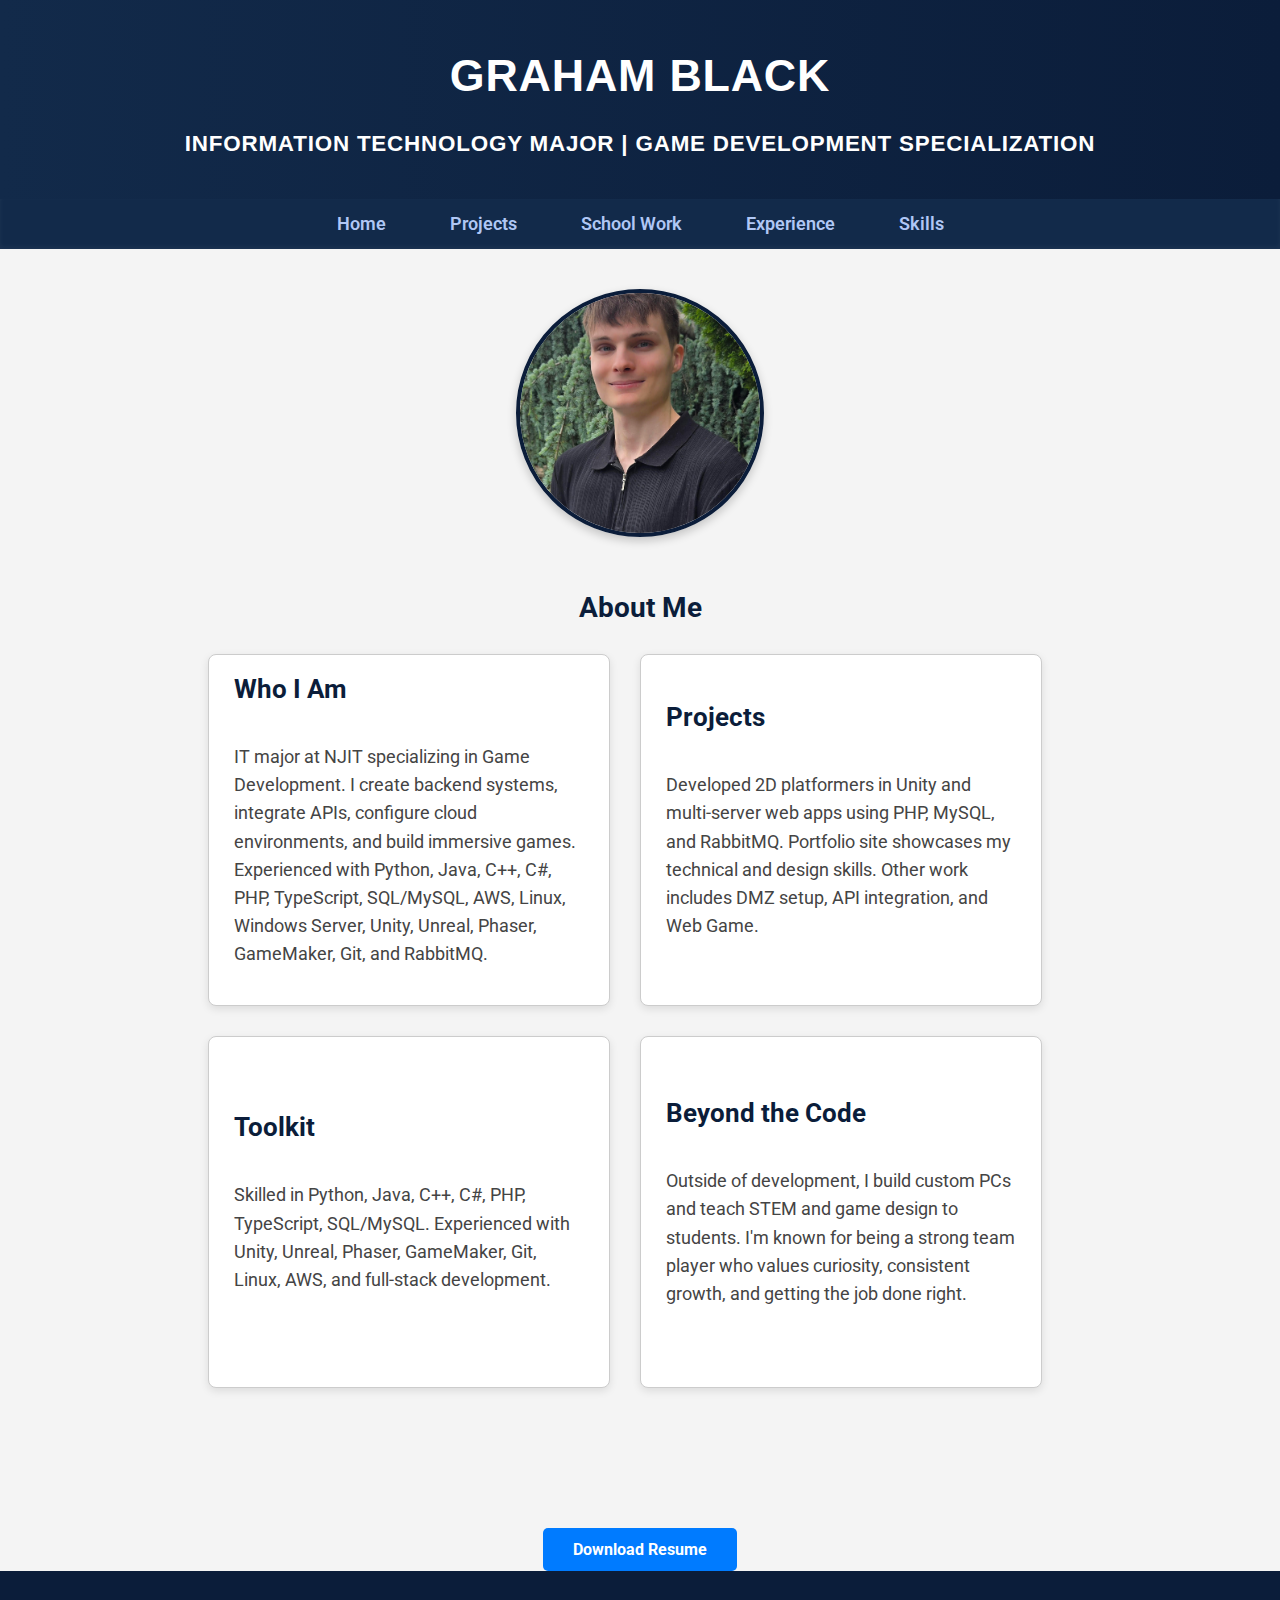
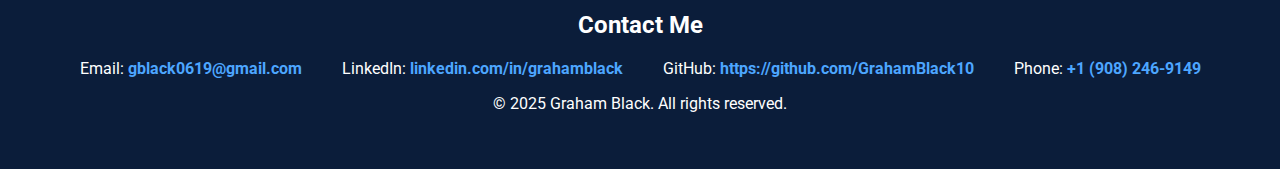
<file: index.html>
<!DOCTYPE html>
<html lang="en">

<head>
    <meta charset="UTF-8" />
    <link href="https://fonts.googleapis.com/css2?family=Roboto:wght@400;500;700&display=swap" rel="stylesheet">
    <meta name="viewport" content="width=device-width, initial-scale=1.0" />
    <title>Graham Black | Portfolio</title>
    <link rel="stylesheet" href="style.css" />
</head>

<body>

    <!-- ======= Header ======= -->
    <header>
        <h1>Graham Black</h1>
        <p>Information Technology Major | Game Development Specialization</p>
    </header>

    <!-- ======= Navigation ======= -->
    <nav>
        <a href="index.html">Home</a>
        <a href="projects.html">Projects</a>
        <a href="school.html">School Work</a>
        <a href="experience.html">Experience</a>
        <a href="skills.html">Skills</a>
    </nav>

    <div class="profile-section">
        <img class="profile-img" src="Profile Pic.jpg" alt="Profile Picture" />
    </div>


    <!-- About Me Section -->
    <section id="about">
        <h2 class="about-title">About Me</h2>
        <div class="about-boxes">

            <div class="about-boxes">
                <div class="about-box">
                    <h3>Who I Am</h3>
                    <p>IT major at NJIT specializing in Game Development. I create backend systems, integrate APIs,
                        configure cloud environments, and build immersive games. Experienced with Python, Java, C++, C#,
                        PHP,
                        TypeScript, SQL/MySQL, AWS, Linux, Windows Server, Unity, Unreal, Phaser, GameMaker, Git, and
                        RabbitMQ.
                    </p>
                </div>

                <div class="about-box">
                    <h3>Projects</h3>
                    <p>
                        Developed 2D platformers in Unity and multi-server web apps using PHP, MySQL, and RabbitMQ.
                        Portfolio site showcases my technical and design skills. Other work includes DMZ setup, API
                        integration, and Web Game.
                    </p>
                </div>

                <div class="about-box">
                    <h3>Toolkit</h3>
                    <p>
                        Skilled in Python, Java, C++, C#, PHP, TypeScript, SQL/MySQL. Experienced with Unity, Unreal,
                        Phaser, GameMaker, Git, Linux, AWS, and full-stack development.
                    </p>
                </div>

                <div class="about-box">
                    <h3>Beyond the Code</h3>
                    <p>
                        Outside of development, I build custom PCs and teach STEM and game design to students. I'm known
                        for being a strong team player who values curiosity, consistent growth, and getting the job done
                        right.
                    </p>
                </div>
            </div>
        </div>

    </section>


    <div class="button-container">
        <a href="Resume.pdf" class="btn" download>Download Resume</a>
    </div>

    </div>

    <!-- ======= Footer / Contact Section ======= -->
    <footer>
        <h2>Contact Me</h2>
        <div class="contact-links">
            <p>Email: <a href="mailto:gblack0619@gmail.com">gblack0619@gmail.com</a></p>
            <p>LinkedIn: <a href="https://www.linkedin.com/in/graham-black1/"
                    target="_blank">linkedin.com/in/grahamblack</a></p>
            <p>GitHub: <a href="https://github.com/GrahamBlack10" target="_blank">https://github.com/GrahamBlack10</a>
            </p>
            <p>Phone: <a href="tel:+9082469149">+1 (908) 246-9149</a></p>
        </div>
        <p>© 2025 Graham Black. All rights reserved.</p>
    </footer>

</body>

</html>
</file>
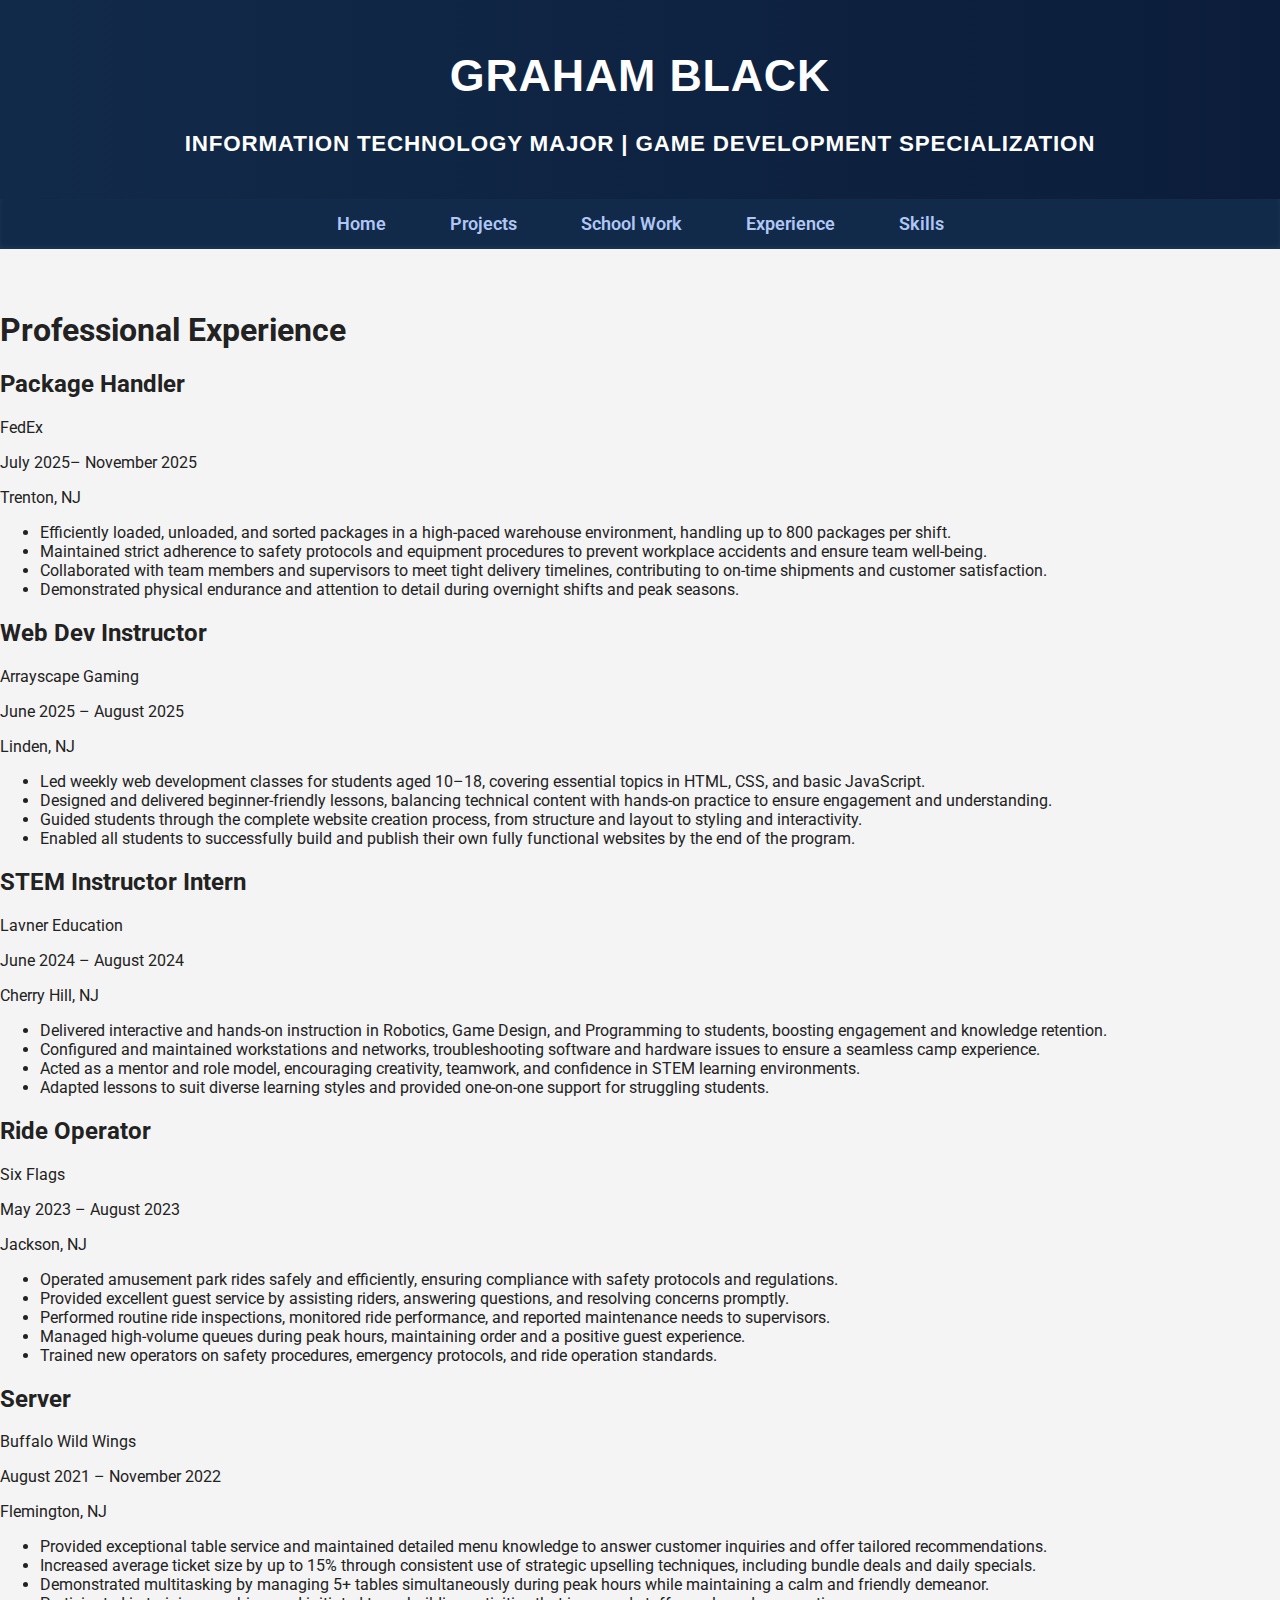
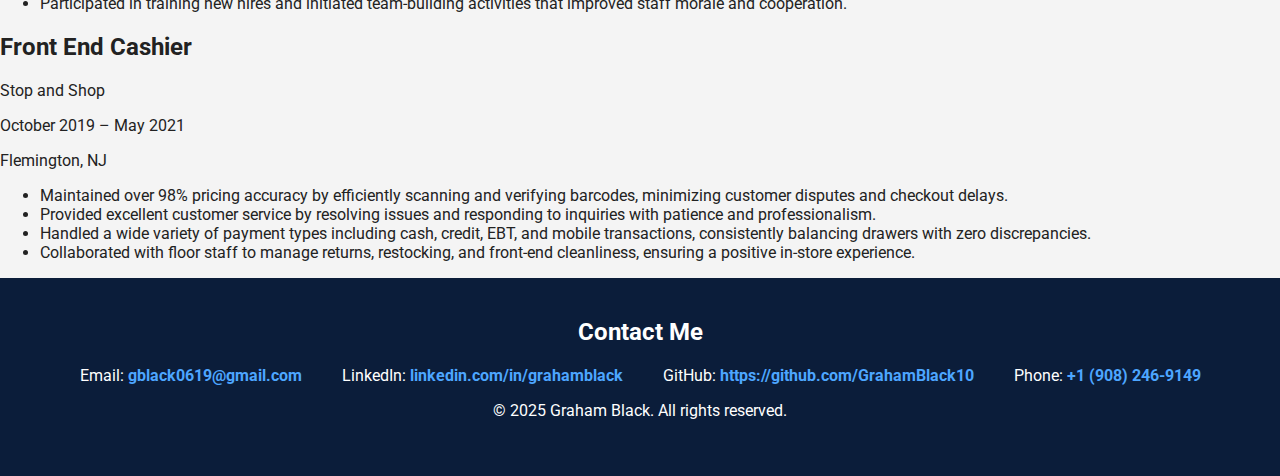
<file: experience.html>
<!DOCTYPE html>
<html lang="en">

<head>
    <meta charset="UTF-8" />
    <link href="https://fonts.googleapis.com/css2?family=Roboto:wght@400;500;700&display=swap" rel="stylesheet">
    <meta name="viewport" content="width=device-width, initial-scale=1.0" />
    <title>Graham Black | Portfolio</title>
    <link rel="stylesheet" href="style.css" />
</head>

<body>

    <!-- ======= Header ======= -->
    <header>
        <h1>Graham Black</h1>
        <p>Information Technology Major | Game Development Specialization</p>
    </header>

    <!-- ======= Navigation ======= -->
    <nav>
        <a href="index.html">Home</a>
        <a href="projects.html">Projects</a>
        <a href="school.html">School Work</a>
        <a href="experience.html">Experience</a>
        <a href="skills.html">Skills</a>
    </nav>

    <main class="experience-container">
        <section class="experience-section">
            <h1>Professional Experience</h1>

            <!-- FedEx -->
            <div class="experience-item">
                <h2>Package Handler</h2>
                <p class="experience-company">FedEx</p>
                <p class="experience-duration">July 2025– November 2025</p>
                <p class="experience-location">Trenton, NJ</p>
                <ul>
                    <li>Efficiently loaded, unloaded, and sorted packages in a high-paced warehouse environment,
                        handling up to 800 packages per shift.</li>
                    <li>Maintained strict adherence to safety protocols and equipment procedures to prevent workplace
                        accidents and ensure team well-being.</li>
                    <li>Collaborated with team members and supervisors to meet tight delivery timelines, contributing to
                        on-time shipments and customer satisfaction.</li>
                    <li>Demonstrated physical endurance and attention to detail during overnight shifts and peak
                        seasons.</li>
                </ul>
            </div>
            <!-- Arrayscape Gaming -->
            <div class="experience-item">
                <h2>Web Dev Instructor</h2>
                <p class="experience-company">Arrayscape Gaming</p>
                <p class="experience-duration">June 2025 – August 2025</p>
                <p class="experience-location">Linden, NJ</p>
                <ul>
                    <li>Led weekly web development classes for students aged 10–18, covering essential topics in HTML,
                        CSS, and basic JavaScript.</li>
                    <li>Designed and delivered beginner-friendly lessons, balancing technical content with hands-on
                        practice to ensure engagement and understanding.</li>
                    <li>Guided students through the complete website creation process, from structure and layout to
                        styling and interactivity.</li>
                    <li>Enabled all students to successfully build and publish their own fully functional websites by
                        the end of the program.</li>
                </ul>
            </div>
            <!-- Lavner Education -->
            <div class="experience-item">
                <h2>STEM Instructor Intern</h2>
                <p class="experience-company">Lavner Education</p>
                <p class="experience-duration">June 2024 – August 2024</p>
                <p class="experience-location">Cherry Hill, NJ</p>
                <ul>
                    <li>Delivered interactive and hands-on instruction in Robotics, Game Design, and Programming to
                        students, boosting engagement and knowledge retention.</li>
                    <li>Configured and maintained workstations and networks, troubleshooting software and hardware
                        issues to ensure a seamless camp experience.</li>
                    <li>Acted as a mentor and role model, encouraging creativity, teamwork, and confidence in STEM
                        learning environments.</li>
                    <li>Adapted lessons to suit diverse learning styles and provided one-on-one support for struggling
                        students.</li>
                </ul>
            </div>

            <!-- Six Flags -->
            <div class="experience-item">
                <h2>Ride Operator</h2>
                <p class="experience-company">Six Flags</p>
                <p class="experience-duration">May 2023 – August 2023</p>
                <p class="experience-location">Jackson, NJ</p>
                <ul>
                    <li>Operated amusement park rides safely and efficiently, ensuring compliance with safety protocols
                        and regulations.</li>
                    <li>Provided excellent guest service by assisting riders, answering questions, and resolving
                        concerns promptly.</li>
                    <li>Performed routine ride inspections, monitored ride performance, and reported maintenance needs
                        to supervisors.</li>
                    <li>Managed high-volume queues during peak hours, maintaining order and a positive guest experience.
                    </li>
                    <li>Trained new operators on safety procedures, emergency protocols, and ride operation standards.
                    </li>
                </ul>
            </div>

            <!-- Buffalo Wild Wings -->
            <div class="experience-item">
                <h2>Server</h2>
                <p class="experience-company">Buffalo Wild Wings</p>
                <p class="experience-duration">August 2021 – November 2022</p>
                <p class="experience-location">Flemington, NJ</p>
                <ul>
                    <li>Provided exceptional table service and maintained detailed menu knowledge to answer customer
                        inquiries and offer tailored recommendations.</li>
                    <li>Increased average ticket size by up to 15% through consistent use of strategic upselling
                        techniques, including bundle deals and daily specials.</li>
                    <li>Demonstrated multitasking by managing 5+ tables simultaneously during peak hours while
                        maintaining a calm and friendly demeanor.</li>
                    <li>Participated in training new hires and initiated team-building activities that improved staff
                        morale and cooperation.</li>
                </ul>
            </div>

            <!-- Stop and Shop -->
            <div class="experience-item">
                <h2>Front End Cashier</h2>
                <p class="experience-company">Stop and Shop</p>
                <p class="experience-duration">October 2019 – May 2021</p>
                <p class="experience-location">Flemington, NJ</p>
                <ul>
                    <li>Maintained over 98% pricing accuracy by efficiently scanning and verifying barcodes, minimizing
                        customer disputes and checkout delays.</li>
                    <li>Provided excellent customer service by resolving issues and responding to inquiries with
                        patience and professionalism.</li>
                    <li>Handled a wide variety of payment types including cash, credit, EBT, and mobile transactions,
                        consistently balancing drawers with zero discrepancies.</li>
                    <li>Collaborated with floor staff to manage returns, restocking, and front-end cleanliness, ensuring
                        a positive in-store experience.</li>
                </ul>
            </div>

        </section>
    </main>


    <!-- ======= Footer / Contact Section ======= -->
    <footer>
        <h2>Contact Me</h2>
        <div class="contact-links">
            <p>Email: <a href="mailto:gblack0619@gmail.com">gblack0619@gmail.com</a></p>
            <p>LinkedIn: <a href="https://www.linkedin.com/in/graham-black1/"
                    target="_blank">linkedin.com/in/grahamblack</a></p>
            <p>GitHub: <a href="https://github.com/GrahamBlack10" target="_blank">https://github.com/GrahamBlack10</a>
            </p>
            <p>Phone: <a href="tel:+9082469149">+1 (908) 246-9149</a></p>
        </div>
        <p>© 2025 Graham Black. All rights reserved.</p>
    </footer>

</body>

</html>
</file>
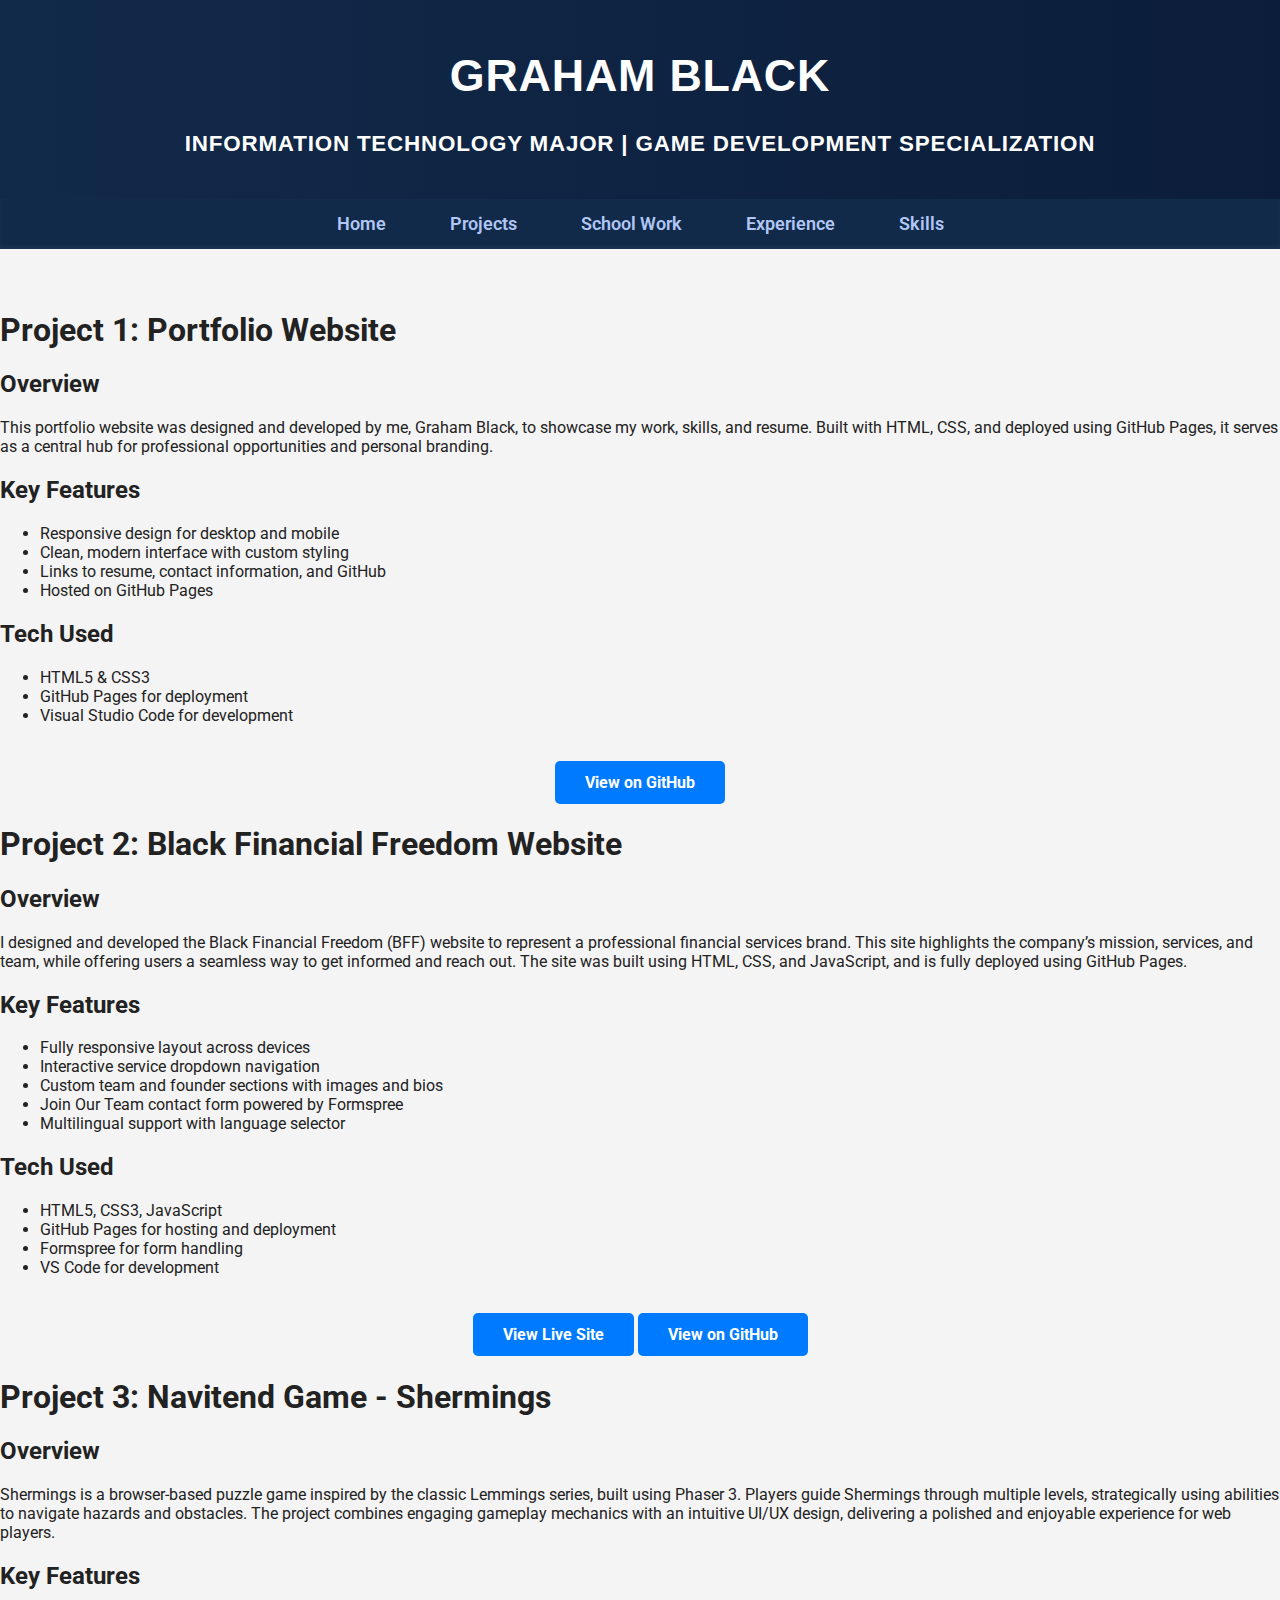
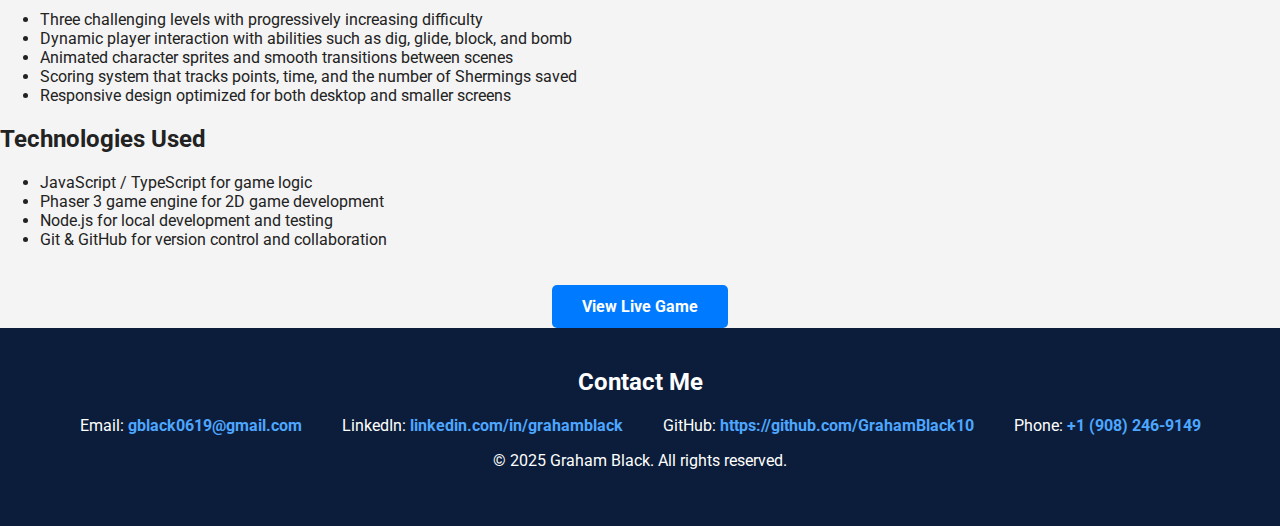
<file: projects.html>
<!DOCTYPE html>
<html lang="en">

<head>
    <meta charset="UTF-8" />
    <link href="https://fonts.googleapis.com/css2?family=Roboto:wght@400;500;700&display=swap" rel="stylesheet">
    <meta name="viewport" content="width=device-width, initial-scale=1.0" />
    <title>Graham Black | Portfolio</title>
    <link rel="stylesheet" href="style.css" />
</head>

<body>

    <!-- ======= Header ======= -->
    <header>
        <h1>Graham Black</h1>
        <p>Information Technology Major | Game Development Specialization</p>
    </header>

    <!-- ======= Navigation ======= -->
    <nav>
        <a href="index.html">Home</a>
        <a href="projects.html">Projects</a>
        <a href="school.html">School Work</a>
        <a href="experience.html">Experience</a>
        <a href="skills.html">Skills</a>
    </nav>

    <main class="project-container">

        <!-- ======= Project 1 ======= -->
        <section class="project-details">
            <h1>Project 1: Portfolio Website</h1>
            <div class="project-description">
                <h2>Overview</h2>
                <p>
                    This portfolio website was designed and developed by me, Graham Black, to showcase my work, skills,
                    and resume. Built with HTML, CSS, and deployed using GitHub Pages, it serves as a central hub for
                    professional opportunities and personal branding.
                </p>

                <h2>Key Features</h2>
                <ul>
                    <li>Responsive design for desktop and mobile</li>
                    <li>Clean, modern interface with custom styling</li>
                    <li>Links to resume, contact information, and GitHub</li>
                    <li>Hosted on GitHub Pages</li>
                </ul>

                <h2>Tech Used</h2>
                <ul>
                    <li>HTML5 & CSS3</li>
                    <li>GitHub Pages for deployment</li>
                    <li>Visual Studio Code for development</li>
                </ul>

                <div class="button-container">
                    <a href="https://github.com/GrahamBlack10/Portfolio" class="btn" target="_blank">View on GitHub</a>
                </div>
            </div>
        </section>

        <!-- ======= Project 2 ======= -->
        <section class="project-details">
            <h1>Project 2: Black Financial Freedom Website</h1>
            <div class="project-description">
                <h2>Overview</h2>
                <p>
                    I designed and developed the Black Financial Freedom (BFF) website to represent a professional
                    financial services brand.
                    This site highlights the company’s mission, services, and team, while offering users a seamless way
                    to get informed and reach out.
                    The site was built using HTML, CSS, and JavaScript, and is fully deployed using GitHub Pages.
                </p>

                <h2>Key Features</h2>
                <ul>
                    <li>Fully responsive layout across devices</li>
                    <li>Interactive service dropdown navigation</li>
                    <li>Custom team and founder sections with images and bios</li>
                    <li>Join Our Team contact form powered by Formspree</li>
                    <li>Multilingual support with language selector</li>
                </ul>

                <h2>Tech Used</h2>
                <ul>
                    <li>HTML5, CSS3, JavaScript</li>
                    <li>GitHub Pages for hosting and deployment</li>
                    <li>Formspree for form handling</li>
                    <li>VS Code for development</li>
                </ul>

                <div class="button-container">
                    <a href="https://www.blackfinancialfreedom.us/" class="btn" target="_blank">View Live Site</a>
                    <a href="https://github.com/GrahamBlack10/BFF" class="btn" target="_blank">View on GitHub</a>
                </div>
            </div>
        </section>

        <!-- ======= Project 3 ======= -->
        <section class="project-details">
            <h1>Project 3: Navitend Game - Shermings</h1>
            <div class="project-description">
                <h2>Overview</h2>
                <p>
                    Shermings is a browser-based puzzle game inspired by the classic Lemmings series, built using Phaser
                    3.
                    Players guide Shermings through multiple levels, strategically using abilities to navigate hazards
                    and obstacles. The project combines engaging gameplay mechanics with an intuitive UI/UX design,
                    delivering a polished and enjoyable experience for web players.
                </p>

                <h2>Key Features</h2>
                <ul>
                    <li>Three challenging levels with progressively increasing difficulty</li>
                    <li>Dynamic player interaction with abilities such as dig, glide, block, and bomb</li>
                    <li>Animated character sprites and smooth transitions between scenes</li>
                    <li>Scoring system that tracks points, time, and the number of Shermings saved</li>
                    <li>Responsive design optimized for both desktop and smaller screens</li>
                </ul>

                <h2>Technologies Used</h2>
                <ul>
                    <li>JavaScript / TypeScript for game logic</li>
                    <li>Phaser 3 game engine for 2D game development</li>
                    <li>Node.js for local development and testing</li>
                    <li>Git & GitHub for version control and collaboration</li>
                </ul>

                <div class="button-container">
                    <a href="https://www.navitend.com/updates/shermings" class="btn" target="_blank">View Live Game</a>
                </div>
            </div>
        </section>

    </main>

    <footer>
        <h2>Contact Me</h2>
        <div class="contact-links">
            <p>Email: <a href="mailto:gblack0619@gmail.com">gblack0619@gmail.com</a></p>
            <p>LinkedIn: <a href="https://www.linkedin.com/in/graham-black1/"
                    target="_blank">linkedin.com/in/grahamblack</a></p>
            <p>GitHub: <a href="https://github.com/GrahamBlack10" target="_blank">https://github.com/GrahamBlack10</a>
            </p>
            <p>Phone: <a href="tel:+9082469149">+1 (908) 246-9149</a></p>
        </div>

        <p>© 2025 Graham Black. All rights reserved.</p>
    </footer>

</body>

</html>
</file>
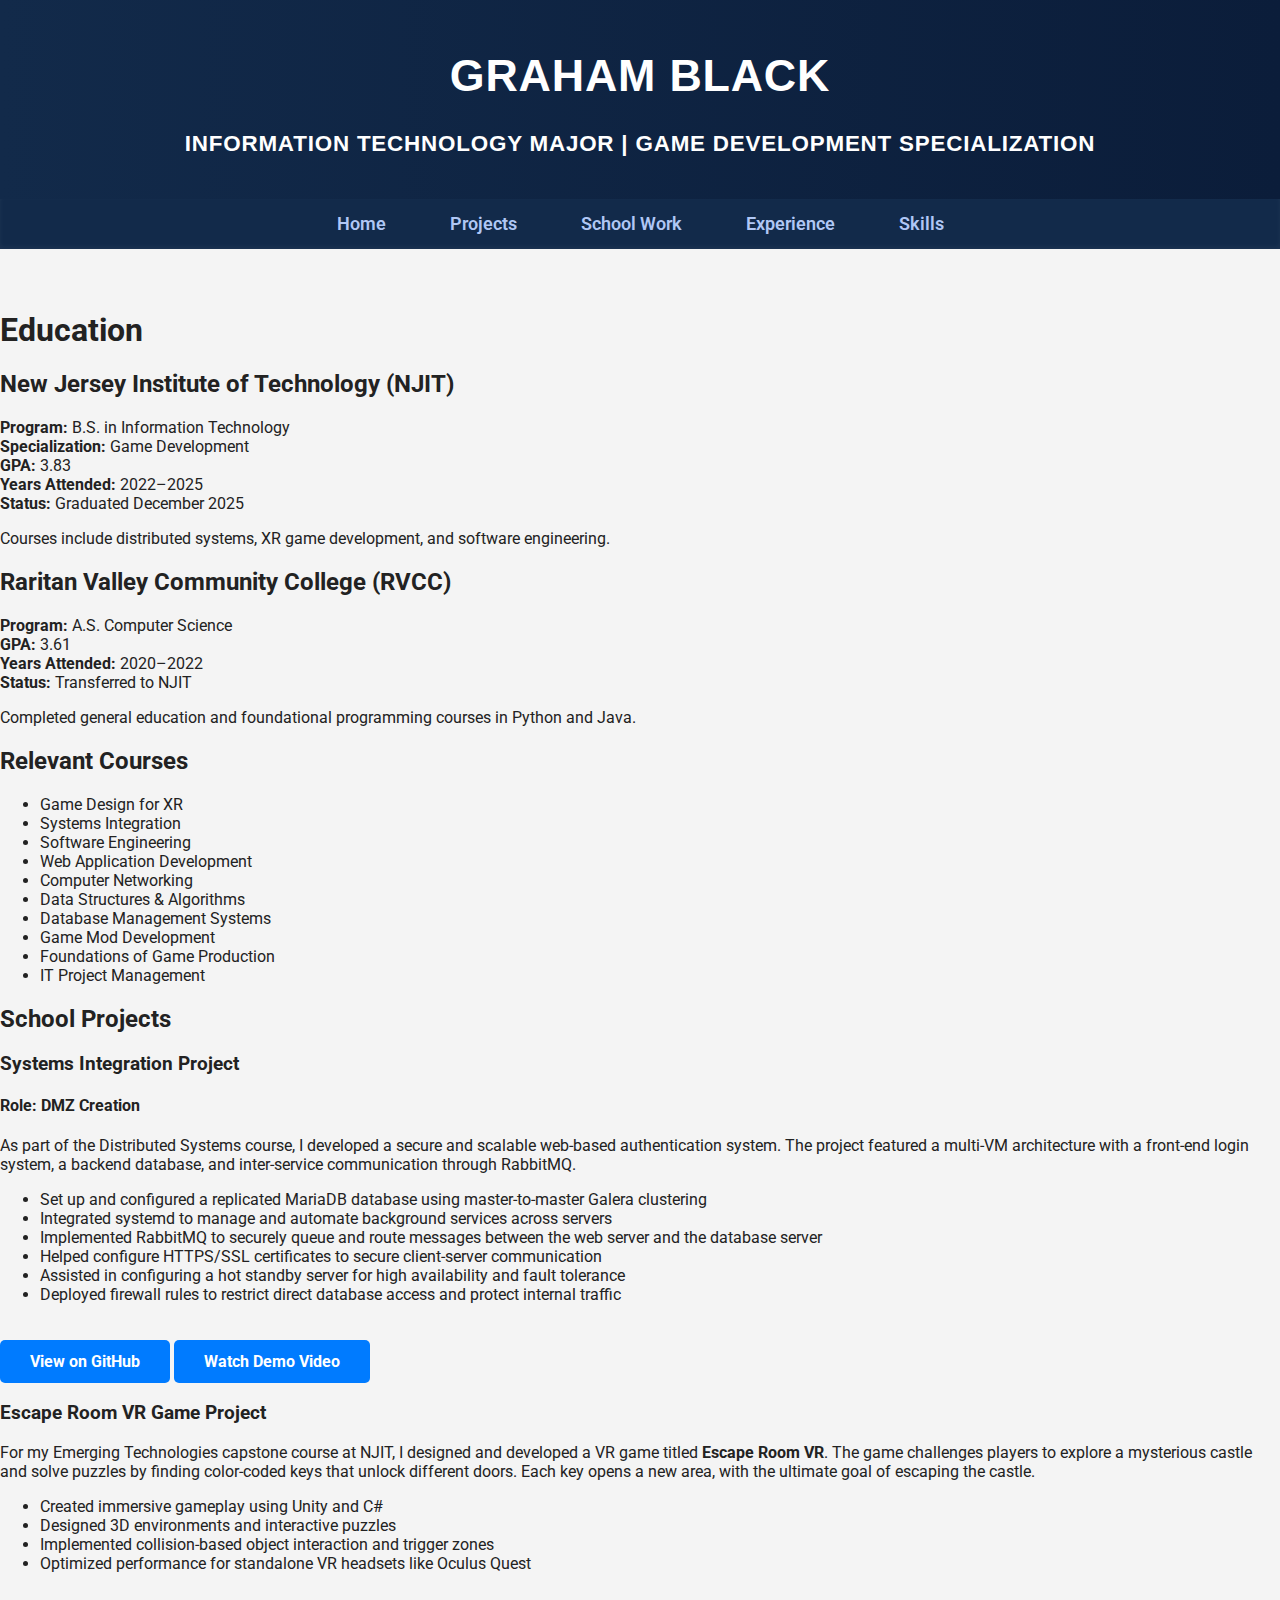
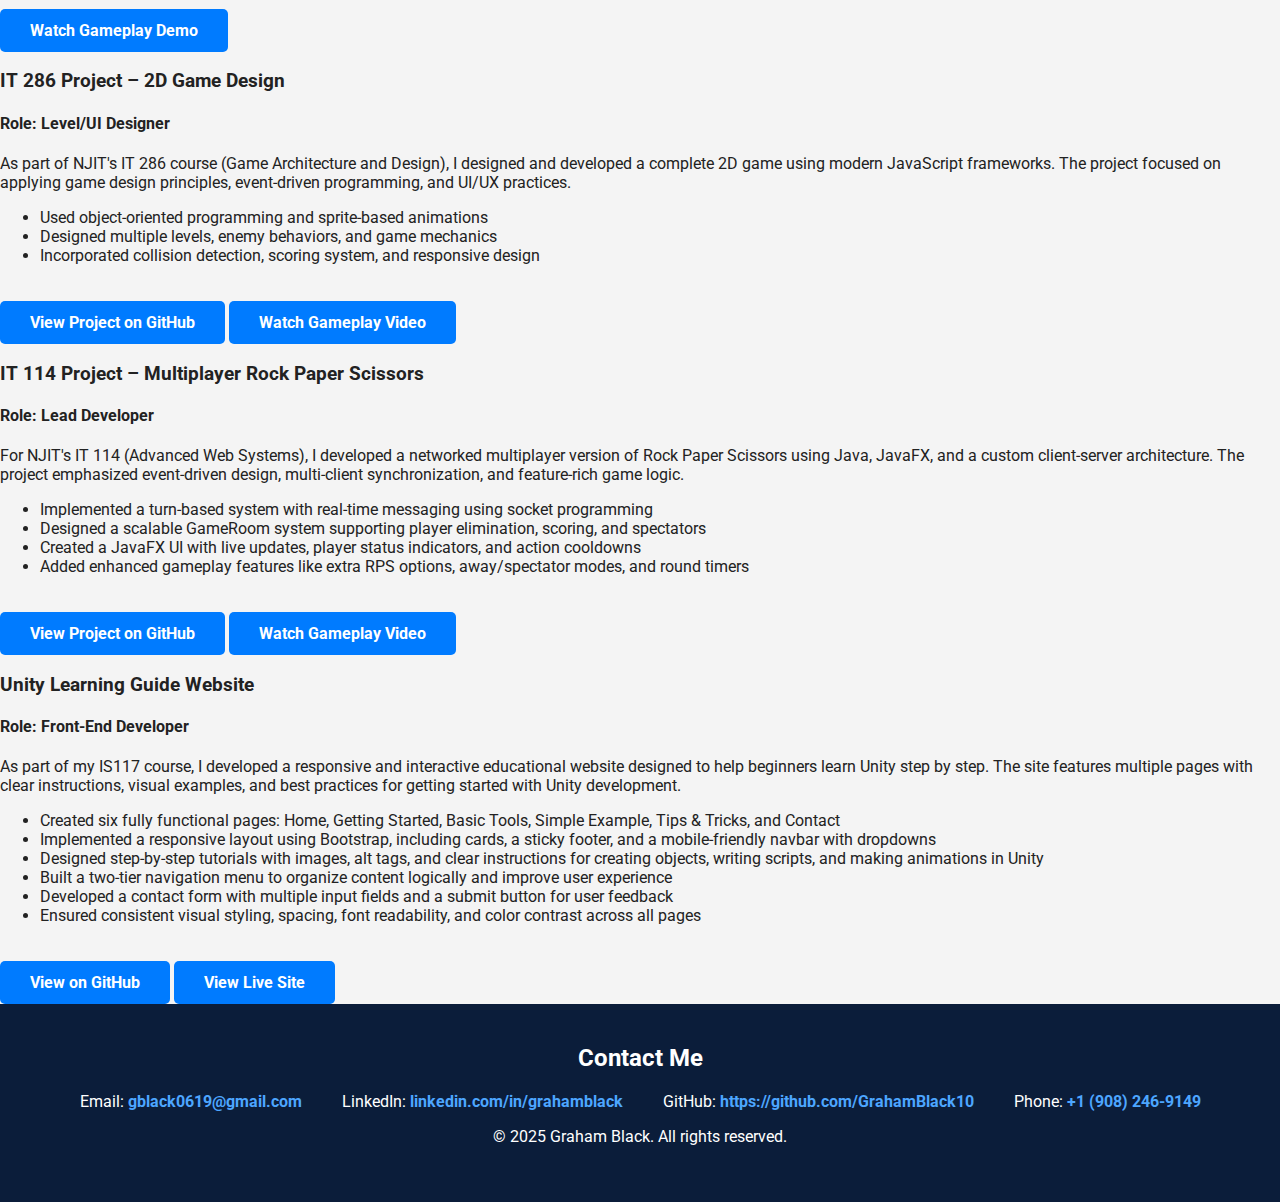
<file: school.html>
<!DOCTYPE html>
<html lang="en">

<head>
    <meta charset="UTF-8" />
    <link href="https://fonts.googleapis.com/css2?family=Roboto:wght@400;500;700&display=swap" rel="stylesheet">
    <meta name="viewport" content="width=device-width, initial-scale=1.0" />
    <title>Graham Black | School Work</title>
    <link rel="stylesheet" href="style.css" />
</head>

<body>

    <!-- ======= Header ======= -->
    <header>
        <h1>Graham Black</h1>
        <p>Information Technology Major | Game Development Specialization</p>
    </header>

    <!-- ======= Navigation ======= -->
    <nav>
        <a href="index.html">Home</a>
        <a href="projects.html">Projects</a>
        <a href="school.html">School Work</a>
        <a href="experience.html">Experience</a>
        <a href="skills.html">Skills</a>
    </nav>

    <main class="project-container">

        <!-- ======= Schools Attended ======= -->
        <section class="project-details">
            <h1>Education</h1>

            <div class="project-description">
                <h2>New Jersey Institute of Technology (NJIT)</h2>
                <p><strong>Program:</strong> B.S. in Information Technology<br>
                    <strong>Specialization:</strong> Game Development<br>
                    <strong>GPA:</strong> 3.83<br>
                    <strong>Years Attended:</strong> 2022–2025<br>
                    <strong>Status:</strong> Graduated December 2025
                </p>
                <p>Courses include distributed systems, XR game development, and software engineering.</p>
            </div>

            <div class="project-description">
                <h2>Raritan Valley Community College (RVCC)</h2>
                <p><strong>Program:</strong> A.S. Computer Science<br>
                    <strong>GPA:</strong> 3.61<br>
                    <strong>Years Attended:</strong> 2020–2022<br>
                    <strong>Status:</strong> Transferred to NJIT
                </p>
                <p>Completed general education and foundational programming courses in Python and Java.</p>
            </div>
        </section>


        <!-- ======= Relevant Courses ======= -->
        <section class="project-details">
            <h2>Relevant Courses</h2>
            <ul>
                <li>Game Design for XR</li>
                <li>Systems Integration</li>
                <li>Software Engineering</li>
                <li>Web Application Development</li>
                <li>Computer Networking</li>
                <li>Data Structures & Algorithms</li>
                <li>Database Management Systems</li>
                <li>Game Mod Development</li>
                <li>Foundations of Game Production</li>
                <li>IT Project Management</li>
            </ul>
        </section>

        <!-- ======= School Projects ======= -->
        <section class="project-details">
            <h2>School Projects</h2>

            <div class="project-description">
                <h3>Systems Integration Project</h3>
                <h4>Role: DMZ Creation</h4>
                <p>
                    As part of the Distributed Systems course, I developed a secure and scalable web-based
                    authentication system. The project featured a multi-VM architecture with a front-end login system, a
                    backend database, and inter-service communication through RabbitMQ.
                </p>
                <ul>
                    <li>Set up and configured a replicated MariaDB database using master-to-master Galera clustering
                    </li>
                    <li>Integrated systemd to manage and automate background services across servers</li>
                    <li>Implemented RabbitMQ to securely queue and route messages between the web server and the
                        database server</li>
                    <li>Helped configure HTTPS/SSL certificates to secure client-server communication</li>
                    <li>Assisted in configuring a hot standby server for high availability and fault tolerance</li>
                    <li>Deployed firewall rules to restrict direct database access and protect internal traffic</li>
                </ul>
                <a href="https://github.com/GrahamBlack10/IT490Project" class="btn" target="_blank">View on
                    GitHub</a>

                <a href="https://www.youtube.com/watch?v=86opVDJtvXk" class="btn" target="_blank">Watch Demo Video</a>

            </div>

            <div class="project-description">
                <h3>Escape Room VR Game Project</h3>
                <p>
                    For my Emerging Technologies capstone course at NJIT, I designed and developed a VR game titled
                    <strong>Escape Room VR</strong>. The game challenges players to explore a mysterious castle and
                    solve puzzles by finding color-coded keys that unlock different doors. Each key opens a new area,
                    with the ultimate goal of escaping the castle.
                </p>
                <ul>
                    <li>Created immersive gameplay using Unity and C#</li>
                    <li>Designed 3D environments and interactive puzzles</li>
                    <li>Implemented collision-based object interaction and trigger zones</li>
                    <li>Optimized performance for standalone VR headsets like Oculus Quest</li>
                </ul>

                <a href="https://www.youtube.com/watch?v=WgNYi-1AvYU" class="btn" target="_blank">Watch Gameplay
                    Demo</a>

            </div>
            <div class="project-description">
                <h3>IT 286 Project – 2D Game Design</h3>
                <h4>Role: Level/UI Designer</h4>
                <p>
                    As part of NJIT's IT 286 course (Game Architecture and Design), I designed and developed a complete
                    2D game using modern JavaScript frameworks. The project focused on applying game design principles,
                    event-driven programming, and UI/UX practices.
                </p>
                <ul>
                    <li>Used object-oriented programming and sprite-based animations</li>
                    <li>Designed multiple levels, enemy behaviors, and game mechanics</li>
                    <li>Incorporated collision detection, scoring system, and responsive design</li>
                </ul>

                <a href="https://github.com/GrahamBlack10/IT286Project" class="btn" target="_blank">View Project on
                    GitHub</a>
                <a href="https://www.youtube.com/watch?v=dOnPsEHZW_Y" class="btn" target="_blank">Watch Gameplay
                    Video</a>
            </div>

            <div class="project-description">
                <h3>IT 114 Project – Multiplayer Rock Paper Scissors</h3>
                <h4>Role: Lead Developer</h4>
                <p>
                    For NJIT's IT 114 (Advanced Web Systems), I developed a networked multiplayer version of Rock Paper
                    Scissors
                    using Java, JavaFX, and a custom client-server architecture. The project emphasized event-driven
                    design,
                    multi-client synchronization, and feature-rich game logic.
                </p>
                <ul>
                    <li>Implemented a turn-based system with real-time messaging using socket programming</li>
                    <li>Designed a scalable GameRoom system supporting player elimination, scoring, and spectators</li>
                    <li>Created a JavaFX UI with live updates, player status indicators, and action cooldowns</li>
                    <li>Added enhanced gameplay features like extra RPS options, away/spectator modes, and round timers
                    </li>
                </ul>

                <a href="https://github.com/GrahamBlack10/gb373-IT114-450" class="btn" target="_blank">View Project on
                    GitHub</a>
                <a href="https://youtu.be/_Vxsc88buAY" class="btn" target="_blank">Watch Gameplay
                    Video</a>
            </div>

            <div class="project-description">
                <h3>Unity Learning Guide Website</h3>
                <h4>Role: Front-End Developer</h4>
                <p>
                    As part of my IS117 course, I developed a responsive and interactive educational website designed to
                    help beginners learn Unity step by step. The site features multiple pages with clear instructions,
                    visual examples, and best practices for getting started with Unity development.
                </p>
                <ul>
                    <li>Created six fully functional pages: Home, Getting Started, Basic Tools, Simple Example, Tips &
                        Tricks, and Contact</li>
                    <li>Implemented a responsive layout using Bootstrap, including cards, a sticky footer, and a
                        mobile-friendly navbar with dropdowns</li>
                    <li>Designed step-by-step tutorials with images, alt tags, and clear instructions for creating
                        objects, writing scripts, and making animations in Unity</li>
                    <li>Built a two-tier navigation menu to organize content logically and improve user experience</li>
                    <li>Developed a contact form with multiple input fields and a submit button for user feedback</li>
                    <li>Ensured consistent visual styling, spacing, font readability, and color contrast across all
                        pages</li>
                </ul>
                <a href="https://github.com/GrahamBlack10/P4" class="btn" target="_blank">View on
                    GitHub</a>
                <a href="https://grahamblack10.github.io/P4/" class="btn" target="_blank">View Live Site</a>
            </div>

        </section>

    </main>

    <footer>
        <h2>Contact Me</h2>
        <div class="contact-links">
            <p>Email: <a href="mailto:gblack0619@gmail.com">gblack0619@gmail.com</a></p>
            <p>LinkedIn: <a href="https://www.linkedin.com/in/graham-black1/"
                    target="_blank">linkedin.com/in/grahamblack</a></p>
            <p>GitHub: <a href="https://github.com/GrahamBlack10" target="_blank">https://github.com/GrahamBlack10</a>
            </p>
            <p>Phone: <a href="tel:+9082469149">+1 (908) 246-9149</a></p>
        </div>

        <p>© 2025 Graham Black. All rights reserved.</p>
    </footer>

</body>

</html>
</file>
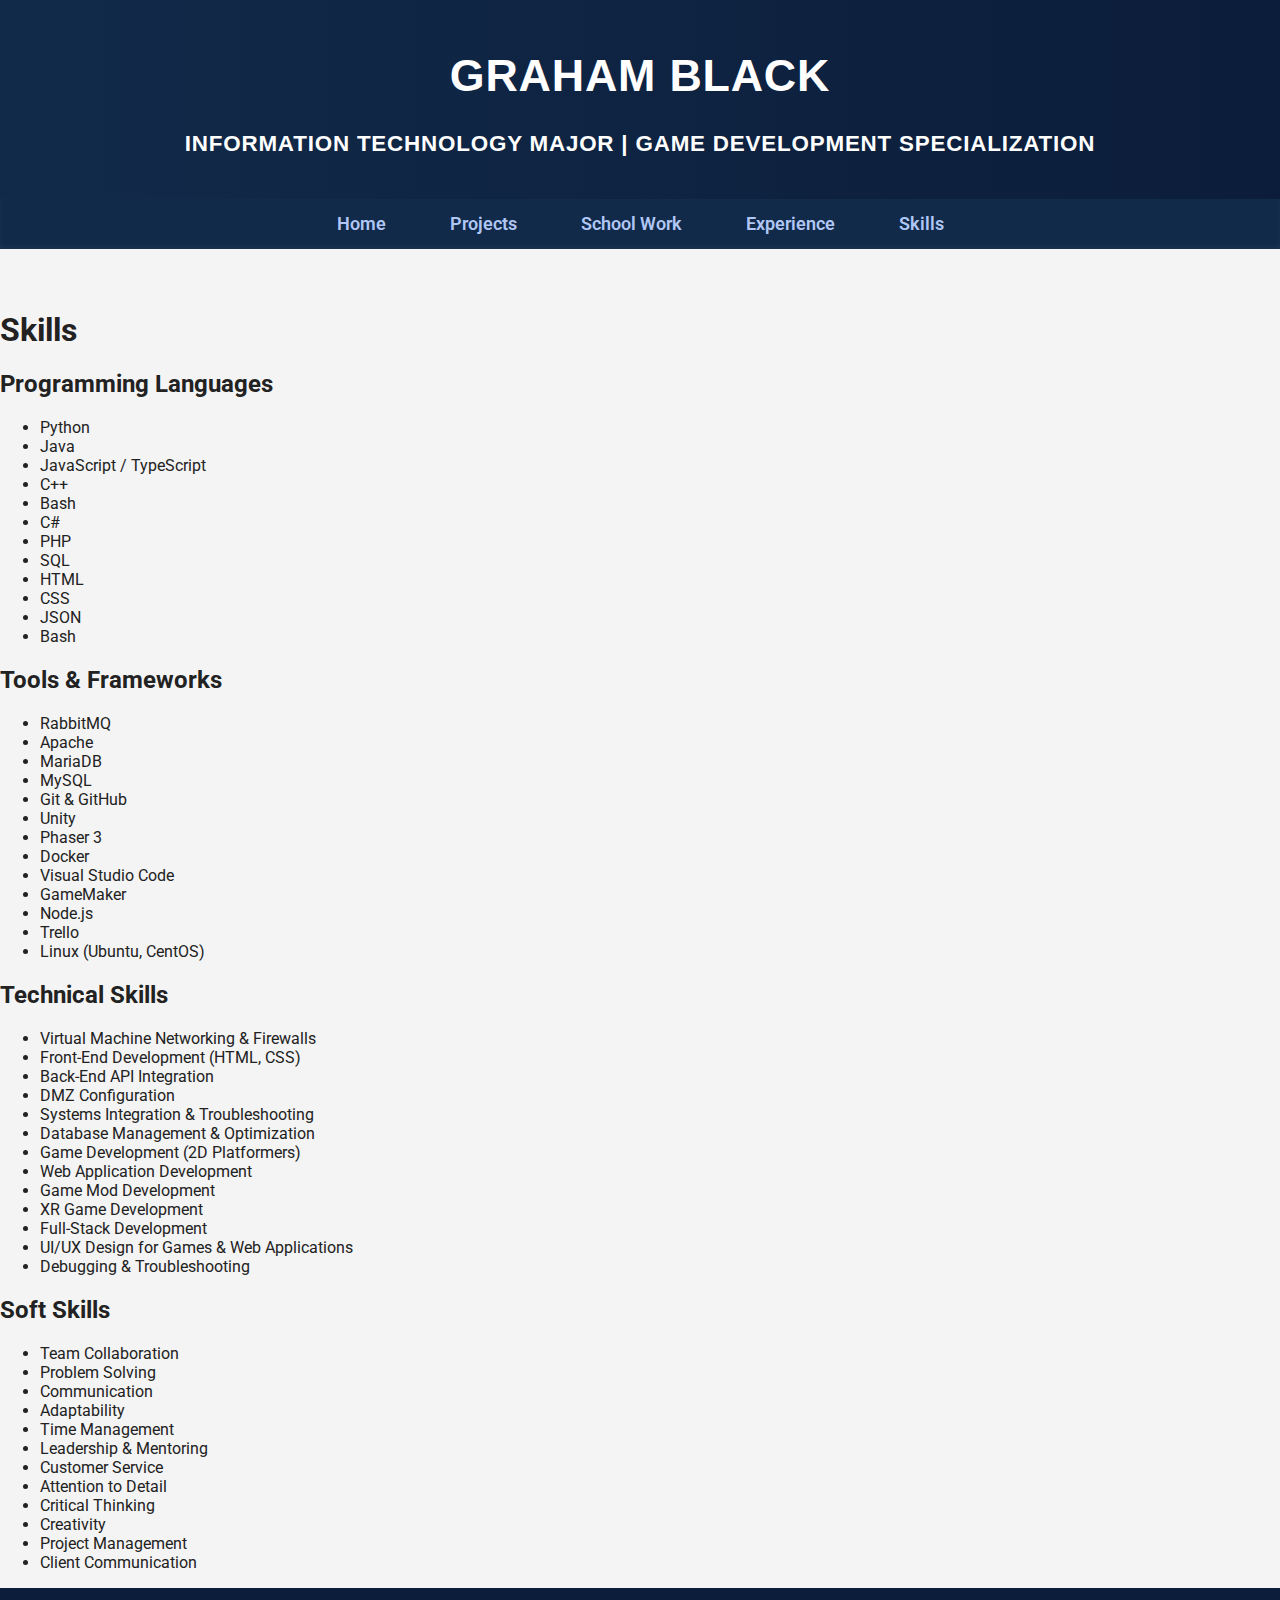
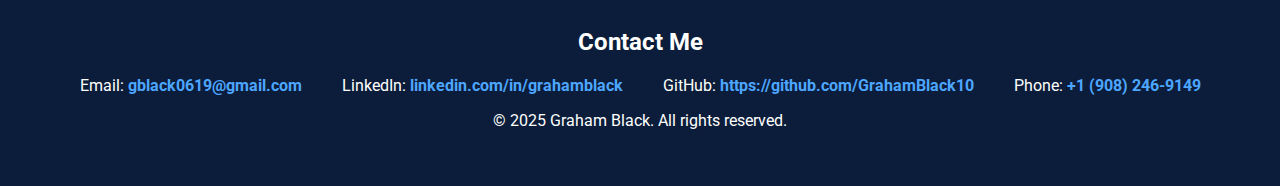
<file: skills.html>
<!DOCTYPE html>
<html lang="en">

<head>
    <meta charset="UTF-8" />
    <link href="https://fonts.googleapis.com/css2?family=Roboto:wght@400;500;700&display=swap" rel="stylesheet">
    <meta name="viewport" content="width=device-width, initial-scale=1.0" />
    <title>Graham Black | Portfolio</title>
    <link rel="stylesheet" href="style.css" />
</head>

<body>

    <!-- ======= Header ======= -->
    <header>
        <h1>Graham Black</h1>
        <p>Information Technology Major | Game Development Specialization</p>
    </header>

    <!-- ======= Navigation ======= -->
    <nav>
        <a href="index.html">Home</a>
        <a href="projects.html">Projects</a>
        <a href="school.html">School Work</a>
        <a href="experience.html">Experience</a>
        <a href="skills.html">Skills</a>
    </nav>

    <!-- ======= Skills Section ======= -->
    <main class="skills-container">
        <section class="skills-section">
            <h1>Skills</h1>

            <div class="skills-grid">
                <!-- Programming Languages -->
                <div class="skills-category">
                    <h2>Programming Languages</h2>
                    <ul>
                        <li>Python</li>
                        <li>Java</li>
                        <li>JavaScript / TypeScript</li>
                        <li>C++</li>
                        <li>Bash</li>
                        <li>C#</li>
                        <li>PHP</li>
                        <li>SQL</li>
                        <li>HTML</li>
                        <li>CSS</li>
                        <li>JSON</li>
                        <li>Bash</li>
                    </ul>
                </div>

                <!-- Tools & Frameworks -->
                <div class="skills-category">
                    <h2>Tools & Frameworks</h2>
                    <ul>
                        <li>RabbitMQ</li>
                        <li>Apache</li>
                        <li>MariaDB</li>
                        <li>MySQL</li>
                        <li>Git & GitHub</li>
                        <li>Unity</li>
                        <li>Phaser 3</li>
                        <li>Docker</li>
                        <li>Visual Studio Code</li>
                        <li>GameMaker</li>
                        <li>Node.js</li>
                        <li>Trello</li>
                        <li>Linux (Ubuntu, CentOS)</li>
                    </ul>
                </div>

                <!-- Technical Skills -->
                <div class="skills-category">
                    <h2>Technical Skills</h2>
                    <ul>
                        <li>Virtual Machine Networking & Firewalls</li>
                        <li>Front-End Development (HTML, CSS)</li>
                        <li>Back-End API Integration</li>
                        <li>DMZ Configuration</li>
                        <li>Systems Integration & Troubleshooting</li>
                        <li>Database Management & Optimization</li>
                        <li>Game Development (2D Platformers)</li>
                        <li>Web Application Development</li>
                        <li>Game Mod Development</li>
                        <li>XR Game Development</li>
                        <li>Full-Stack Development</li>
                        <li>UI/UX Design for Games & Web Applications</li>
                        <li>Debugging & Troubleshooting</li>
                    </ul>
                </div>

                <!-- Soft Skills -->
                <div class="skills-category">
                    <h2>Soft Skills</h2>
                    <ul>
                        <li>Team Collaboration</li>
                        <li>Problem Solving</li>
                        <li>Communication</li>
                        <li>Adaptability</li>
                        <li>Time Management</li>
                        <li>Leadership & Mentoring</li>
                        <li>Customer Service</li>
                        <li>Attention to Detail</li>
                        <li>Critical Thinking</li>
                        <li>Creativity</li>
                        <li>Project Management</li>
                        <li>Client Communication</li>
                    </ul>
                </div>
            </div>
        </section>
    </main>

    <!-- ======= Footer / Contact Section ======= -->
    <footer>
        <h2>Contact Me</h2>
        <div class="contact-links">
            <p>Email: <a href="mailto:gblack0619@gmail.com">gblack0619@gmail.com</a></p>
            <p>LinkedIn: <a href="https://www.linkedin.com/in/graham-black1/"
                    target="_blank">linkedin.com/in/grahamblack</a></p>
            <p>GitHub: <a href="https://github.com/GrahamBlack10" target="_blank">https://github.com/GrahamBlack10</a>
            </p>
            <p>Phone: <a href="tel:+9082469149">+1 (908) 246-9149</a></p>
        </div>
        <p>© 2025 Graham Black. All rights reserved.</p>
    </footer>
</body>

</html>
</file>
<file: style.css>
/* === Base Reset & Font === */
html,
body {
    margin: 0;
    padding: 0;
    height: 100%;
    font-family: 'Roboto', sans-serif;
    background-color: #f4f4f4;
    color: #222222;

    display: flex;
    flex-direction: column;
}

@import url('https://fonts.googleapis.com/css2?family=Montserrat:wght@500;700&display=swap');

/* === Header & Navigation === */
header {
    background: linear-gradient(90deg, #0b1d3a, #122a4a);
    color: white;
    padding: 20px 20px;
    text-align: center;
    box-shadow: 0 4px 10px rgba(0, 0, 0, 0.3);

    font-family: 'Montserrat', sans-serif;
    font-weight: 600;
    font-size: 1.4rem;
    letter-spacing: 0.8px;
    text-transform: uppercase;
    user-select: none;
    transition: background-color 0.3s ease;
}

header:hover {
    background: linear-gradient(90deg, #122a4a, #0b1d3a);
}

/* Navigation */
nav {
    background-color: #122a4a;
    text-align: center;
    padding: 15px 0;
    box-shadow: inset 0 -2px 5px rgba(255, 255, 255, 0.05);
}

nav a {
    color: #b0c7f5;
    margin: 0 20px;
    text-decoration: none;
    font-weight: 600;
    font-size: 1.1rem;
    padding: 5px 10px;
    border-radius: 4px;
    transition: all 0.3s ease;
    cursor: pointer;
}

nav a:hover,
nav a:focus {
    color: white;
    background-color: #0b1d3a;
    box-shadow: 0 0 8px #4da6ff;
}

/* === Main Content === */
main {
    max-width: 100%;
    margin: 40px 0 0 0;
    padding: 0;
    flex: 1 0 auto;
}

/* === Profile Section === */
.profile-section {
    display: flex;
    justify-content: center;
    margin-top: 40px;
    margin-bottom: 30px;
}

.profile-img {
    width: 240px;
    height: 240px;
    object-fit: cover;
    border-radius: 50%;
    border: 4px solid #0b1d3a;
    box-shadow: 0 4px 10px rgba(0, 0, 0, 0.2);
}

/* === About Me Title === */
.about-title {
    text-align: center;
    font-size: 28px;
    color: #0b1d3a;
    margin-bottom: 30px;
    font-weight: 700;
}

/* === About Boxes === */
.about-boxes {
    display: grid;
    grid-template-columns: repeat(2, 1fr);
    gap: 30px;
    justify-content: center;
    max-width: 800px;
    margin: 0 auto 60px auto;
}

.about-box {
    background-color: white;
    border: 1px solid #ccc;
    box-shadow: 0 3px 8px rgba(0, 0, 0, 0.1);
    padding: 25px;
    width: 350px;
    height: 300px;
    border-radius: 8px;
    transition: box-shadow 0.3s;
    display: flex;
    flex-direction: column;
    justify-content: center;
    gap: 10px;
}

.about-box:hover {
    box-shadow: 0 6px 15px rgba(0, 0, 0, 0.2);
}

.about-box h3 {
    margin-top: 0;
    color: #0b1d3a;
    font-weight: 700;
    margin-bottom: 12px;
    font-size: 1.6rem;
}

.about-box p {
    color: #444;
    font-size: 1.1rem;
    line-height: 1.6;
}

/* === Buttons === */
.btn {
    display: inline-block;
    margin-top: 20px;
    padding: 12px 30px;
    background-color: #007bff;
    color: white;
    text-decoration: none;
    border-radius: 5px;
    transition: background-color 0.3s;
    font-weight: bold;
    width: auto;
    max-width: 320px;
    text-align: center;
    cursor: pointer;
}

.btn:hover {
    background-color: #0056cc;
}

/* Center the button container */
.button-container {
    text-align: center;
}

/* === Footer === */
footer {
    background-color: #0b1d3a;
    color: white;
    text-align: center;
    padding: 40px 20px;
    flex-shrink: 0;
}

footer h2 {
    margin-top: 0;
    margin-bottom: 20px;
}

.contact-links {
    display: flex;
    justify-content: center;
    gap: 40px;
    flex-wrap: wrap;
}

.contact-links p {
    margin: 0;
}

.contact-links a {
    color: #4da6ff;
    text-decoration: none;
    font-weight: bold;
    cursor: pointer;
}

.contact-links a:hover {
    text-decoration: underline;
}
</file>
